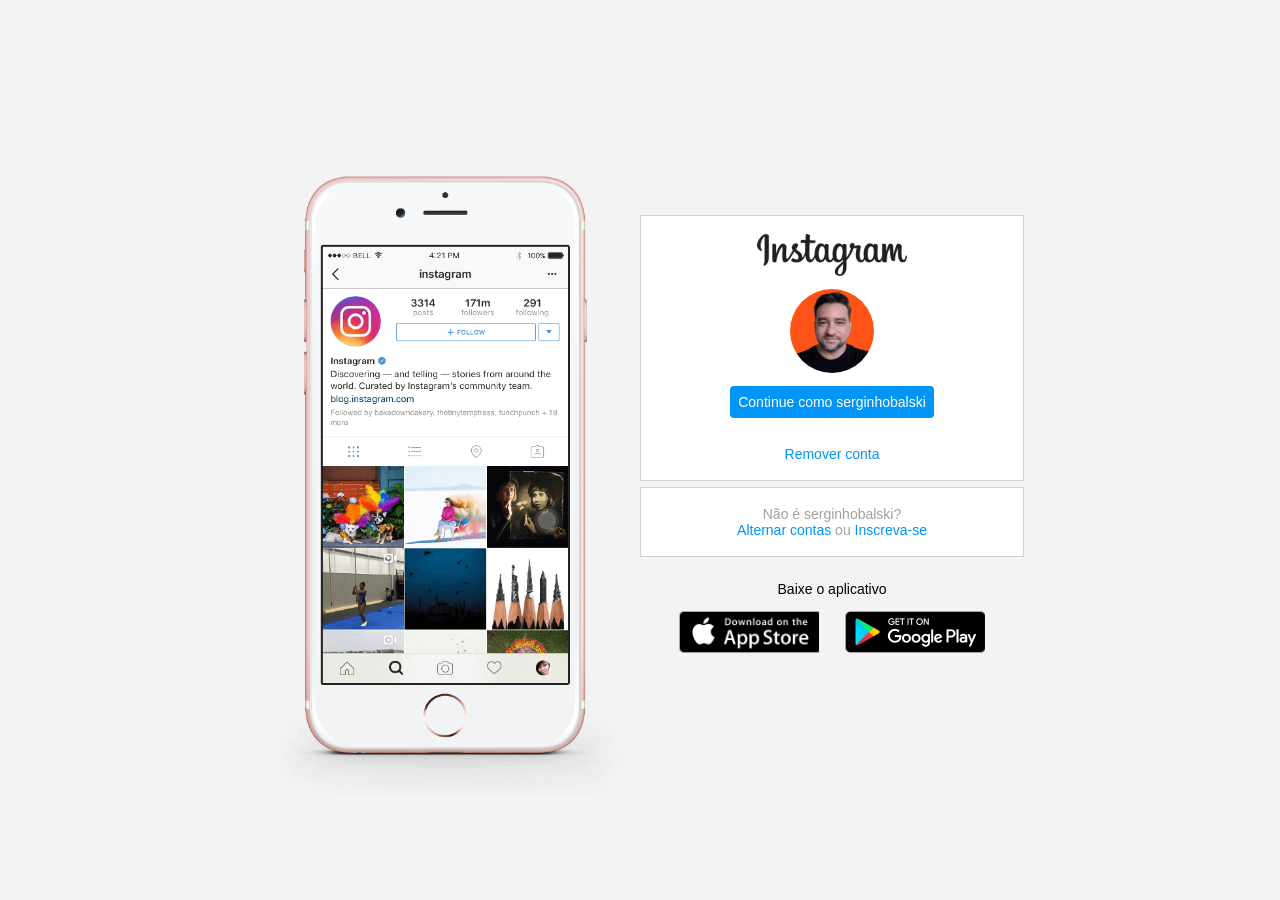
<file: projeto-instagram/index.html>
<!DOCTYPE html>
<html lang="en">
<head>
    <meta charset="UTF-8">
    <meta name="viewport" content="width=device-width, initial-scale=1.0">
    <link rel="stylesheet" href="style.css">
    <title>Instagram</title>
</head>
<body>
    <div class="instagram-wrapper">
        <div class="instagram-phone">
            <img src="./img/instagram-celular.png" alt="celular">
        </div>
        <div class="instagram-continue">
            <div class="group">
                <img src="./img/instagram-logo.png" class="instagram-logo" alt="instagram logo">
                <div class="profile-photo">
                    <img src="./img/150x150-perfil-sof.png" alt="foto de perfil">
                </div>
                <a href="#" class="instagram-login">Continue como serginhobalski</a>
                <a href="#" class="instagram-logout">Remover conta</a>
            </div>
            <div class="group">
                <p class="not-account">Não é serginhobalski?</p>
                <p class="not-account">
                    <span class="link-blue">Alternar contas</span>
                    ou
                    <span class="link-blue">Inscreva-se</span>
                </p>
            </div>
            <div class="get-the-app">
                <p class="get-app">Baixe o aplicativo</p>
                <div class="download">
                    <a href="#" class="app-download"></a>
                    <a href="#" class="app-download"></a>
                </div>
            </div>
        </div>
    </div>
</body>
</html>
</file>
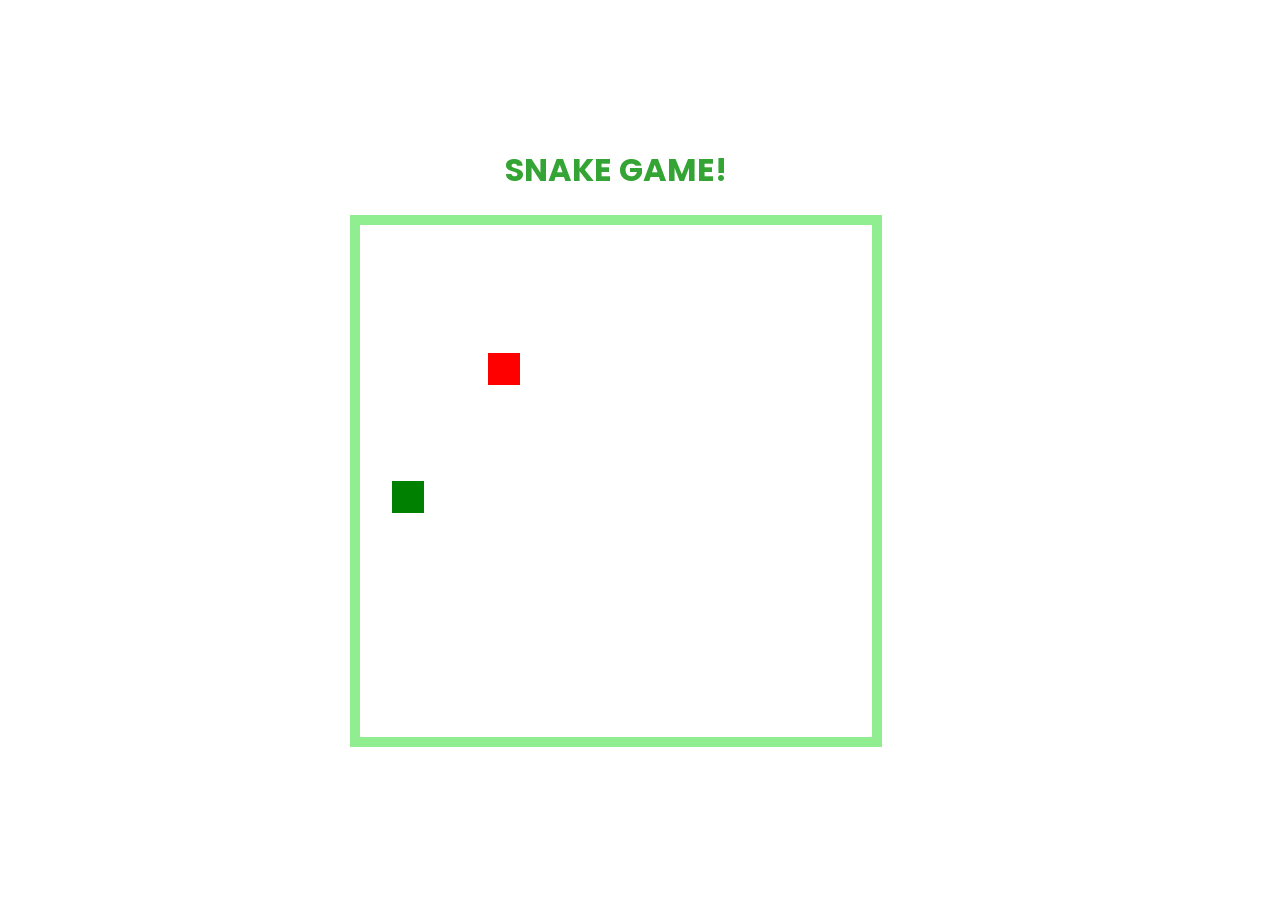
<file: projeto-SnakeGame/index.html>
<!DOCTYPE html>
<html lang="en">
<head>
    <meta charset="UTF-8">
    <meta http-equiv="X-UA-Compatible" content="IE=edge">
    <meta name="viewport" content="width=device-width, initial-scale=1.0">
    <title>Snake Game</title>
    <link href="https://fonts.googleapis.com/css2?family=Poppins:wght@300;400;500;600;700&display=swap" rel="stylesheet"/>
    <link rel="stylesheet" href="assets/css/style.css">
    
    
</head>
<body>
    
    <h1>SNAKE GAME!</h1>

    <canvas id="snake" width="512" height="512"></canvas>

    <script src="assets/js/main.js"></script>
</body>
</html>
</file>
<file: projeto-instagram/style.css>
* {
    padding: 0;
    margin: 0;
    box-sizing: border-box;
    text-decoration: none;
    font-family: sans-serif;
    font-size: 14px;
}

body {
    width: 100%;
    min-height: 100vh;
    background-color: rgb(243, 243, 243);
    margin: 0;
    padding: 0;
    display: flex;
    justify-content: center;
}

.instagram-wrapper {
    display: flex;
    align-items: center;
    justify-content: start;
    width: 60%;
    height: 100vh;
}

.instagram-phone {
    display: flex;
    align-items: center;
    justify-content: center;
    width: 50%;
}

.instagram-phone img {
    height: 50rem;
}

.instagram-continue {
    display: flex;
    align-items: center; /* horizontal */
    justify-content: space-around; /* vertical */
    flex-direction: column;
    width: 50%;
    min-height: 34rem;
}

.group {
    display: flex;
    justify-content: space-between;
    align-items: center;
    flex-direction: column;
    background-color: #ffffff;
    width: 100%;
    padding: 1.3rem 0;
    border: 1px solid lightgray;
}

.group:nth-child(1) {
    min-height: 19rem;
}

.instagram-logo {
    height: 3rem;
}

.profile-photo {
    display: flex;
    justify-content: center;
    align-items: center;
    border-radius: 50%;
    overflow: hidden;
}

.profile-photo img {
    height: 6rem;
}

.instagram-login {
    background-color: #0095f6;
    color: #ffffff;
    padding: 8px;
    border-radius: 4px;
}

.instagram-logout {
    color: #0095f6;
    margin-top: 1rem;
}

.not-account {
    color: rgb(160, 160, 160);
}

.link-blue {
    color: #0095f6;
}

.get-the-app {
    display: flex;
    flex-direction: column;
    align-items: center;
    justify-content: center;
    width: 100%;
    padding: 1.3rem 0;
}

.download {
    display: flex;
    width: 100%;
    justify-content: space-evenly;
    align-items: center;
    padding: 1rem;
}

.app-download {
    height: 3rem;
    width: 10rem;
    background-size: cover;
}

.app-download:nth-child(1) {
    background-image: url('./img/apple-button.png');
}

.app-download:nth-child(2) {
    background-image: url('./img/googleplay-button.png');
}

/* media queries */


@media (max-width: 1024px) {
    .instagram-wrapper {
        width: 90%;
    }
}

@media (max-width: 650px) {
    body {
        background-color: #ffffff;
    }

    .instagram-wrapper {
        width: 90%;
    }

    .instagram-phone {
        display: none;
    }

    .instagram-continue {
        width: 100%;
    }
    
    .group {
        border: 1px solid transparent;
    }
}
</file>
<file: projeto-SnakeGame/assets/css/style.css>
body {
    width: 95vw;
    height: 95vh;
    display: flex;
    flex-direction: column;
    justify-content: center;
    align-items: center;
    background-color: #fff;
    color: rgb(52, 165, 52);
    font-family: 'Poppins', sans-serif;
}

#snake {
    border: 10px solid lightgreen;
}
</file>
